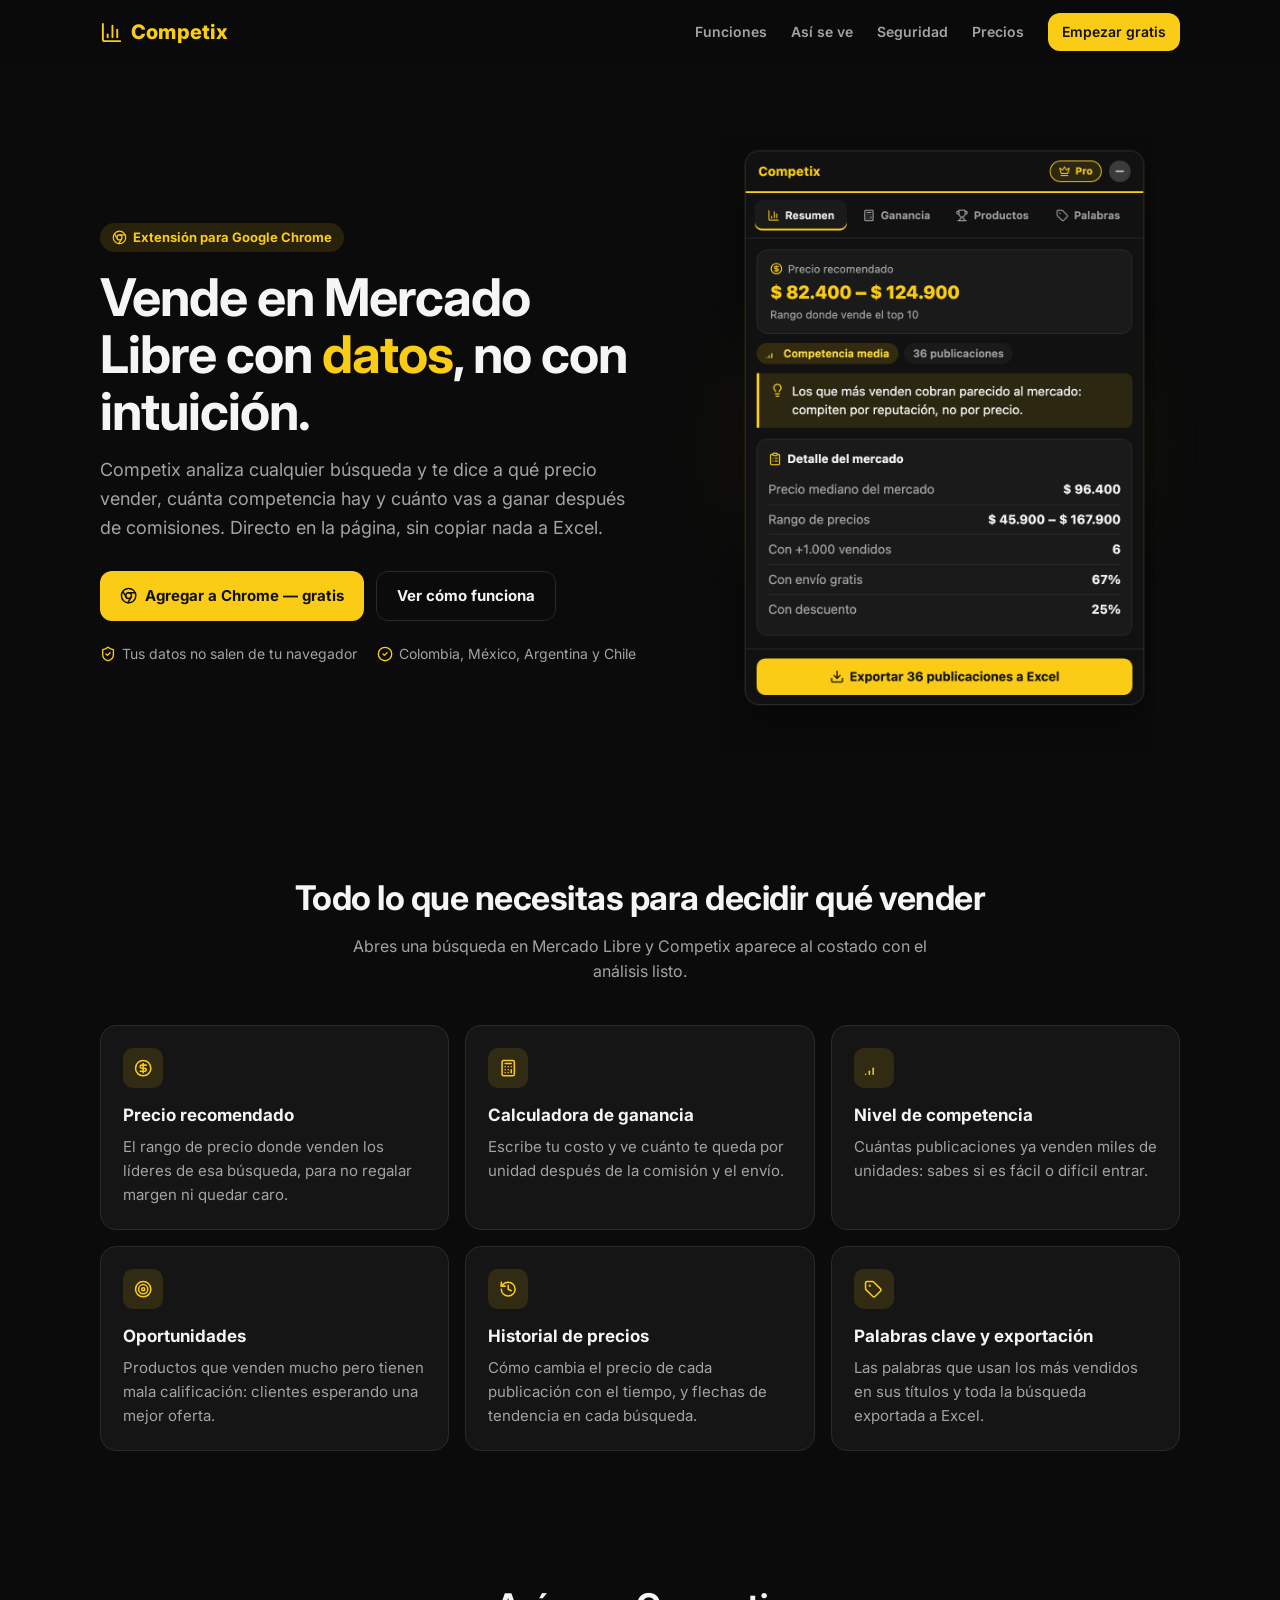
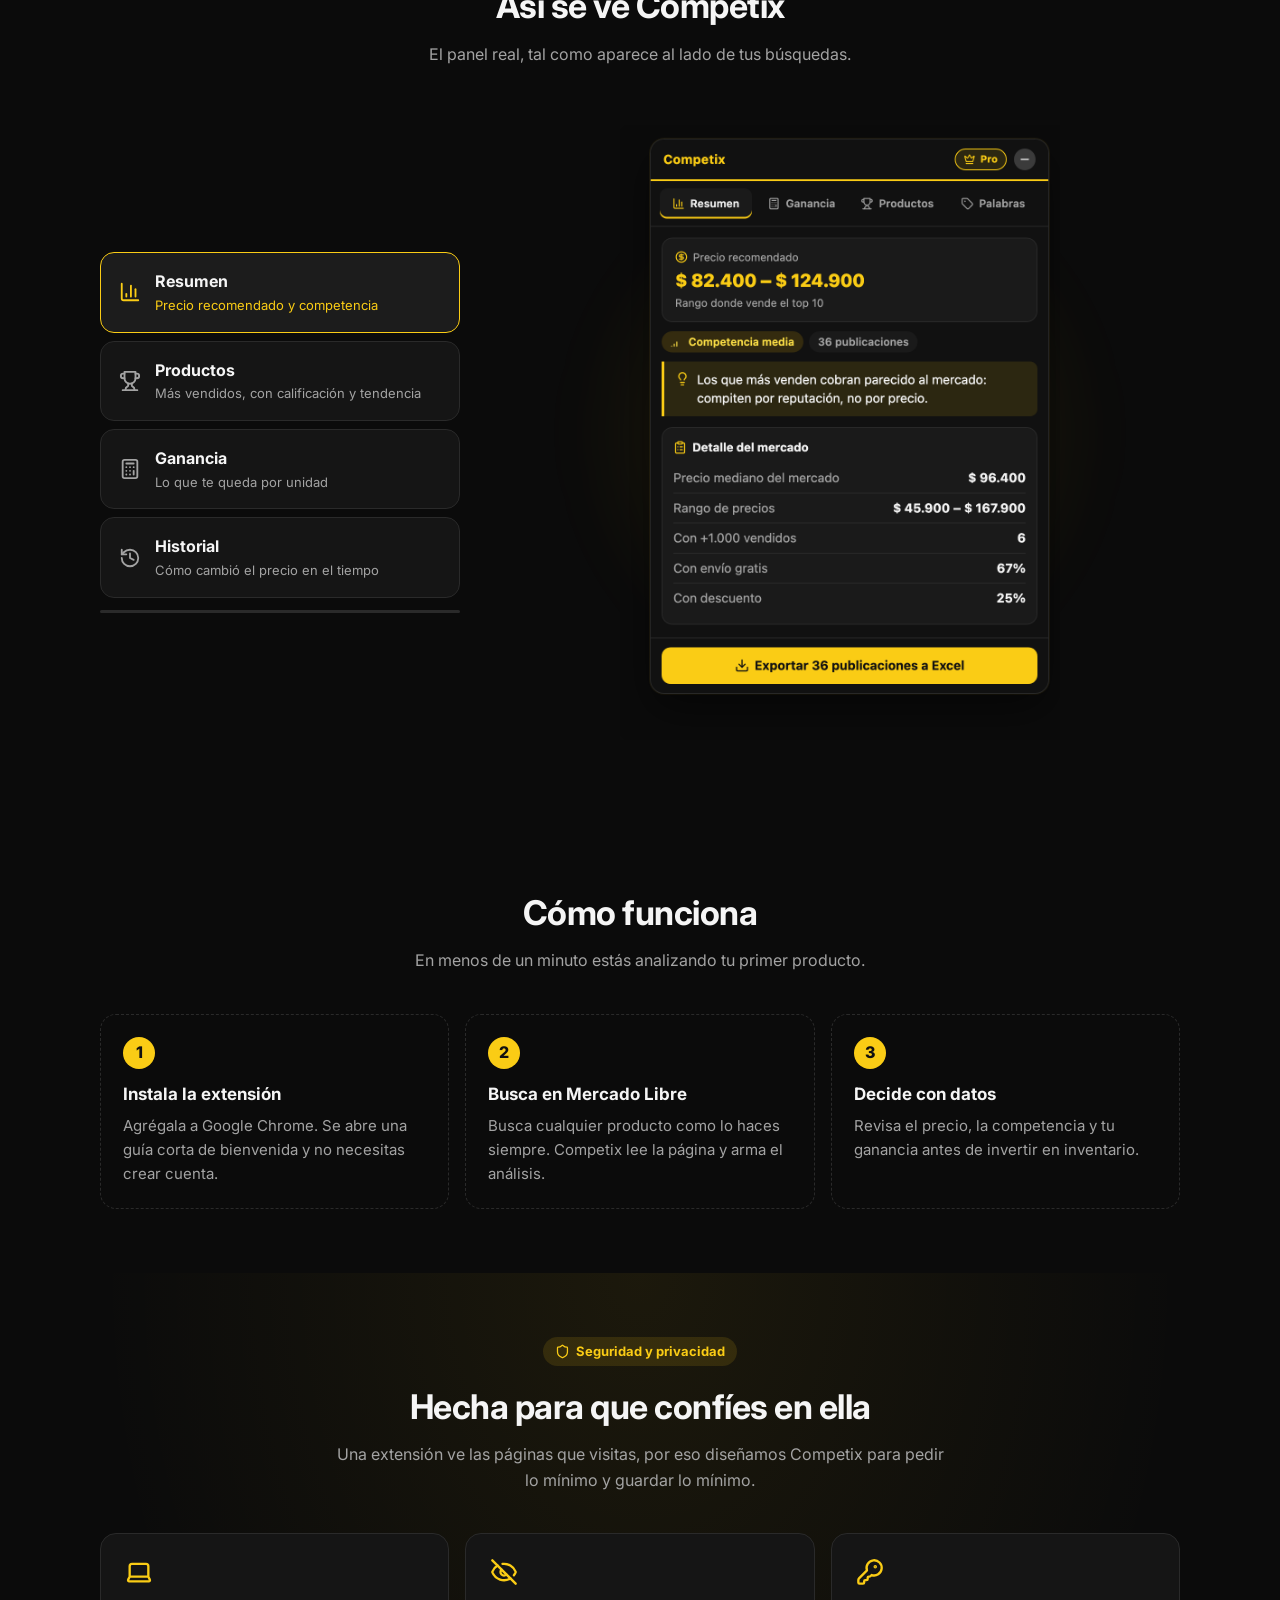
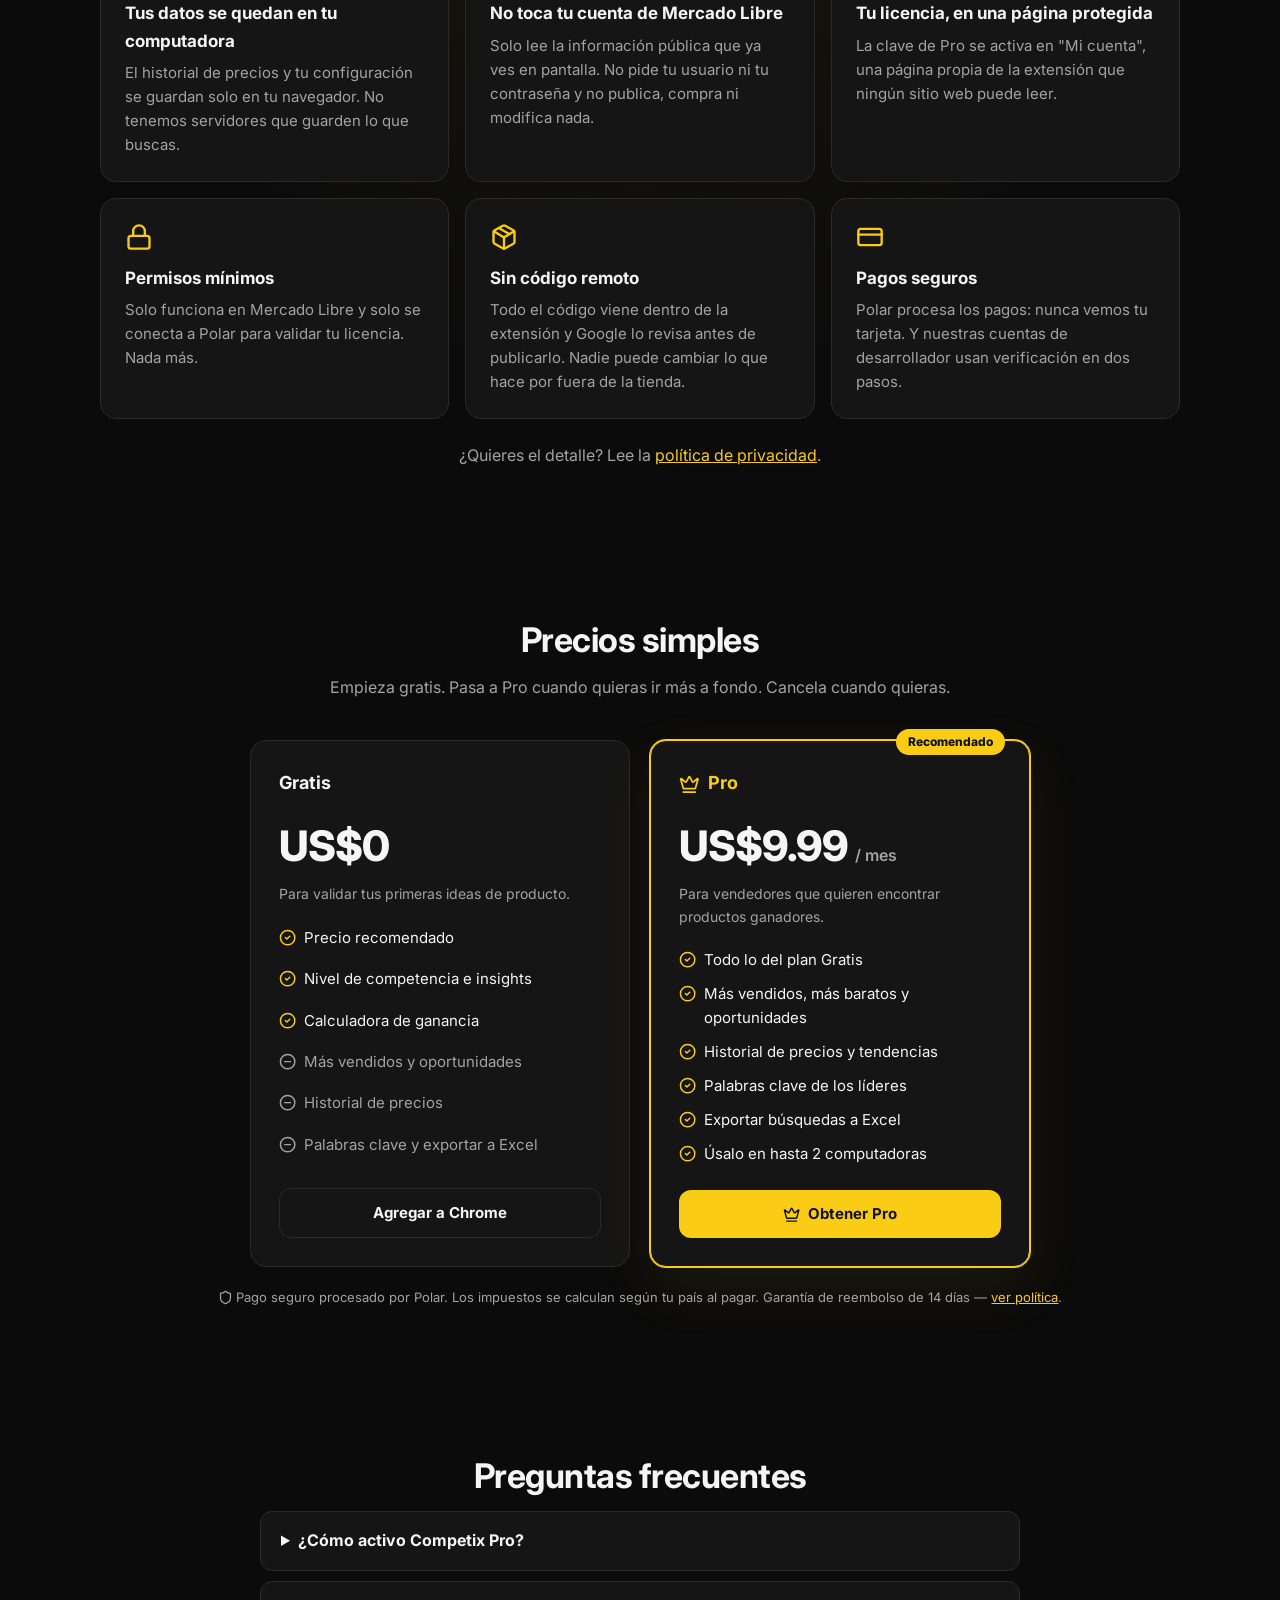
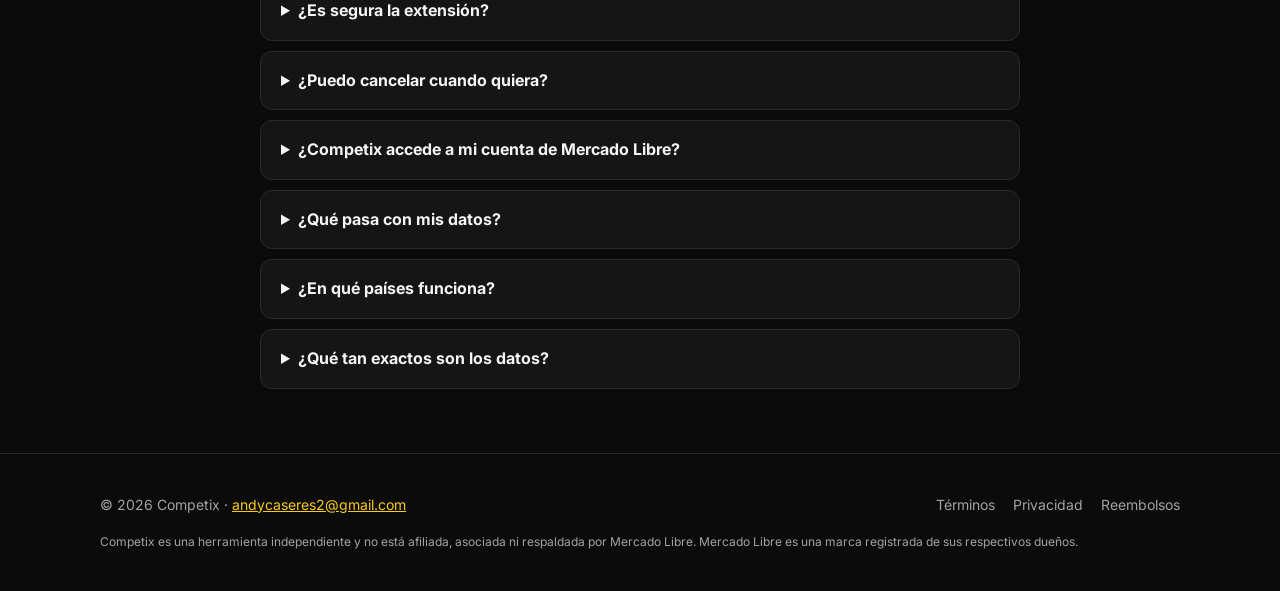
<file: index.html>
<!doctype html>
<html lang="es">
  <head>
    <meta charset="utf-8" />
    <meta name="viewport" content="width=device-width, initial-scale=1" />
    <title>Competix — Análisis de mercado para vendedores de Mercado Libre</title>
    <meta
      name="description"
      content="Extensión de Chrome que te dice a qué precio vender, cuánta competencia hay y cuánto ganas, directo en Mercado Libre."
    />
    <link rel="preconnect" href="https://fonts.googleapis.com" />
    <link rel="preconnect" href="https://fonts.gstatic.com" crossorigin />
    <link href="https://fonts.googleapis.com/css2?family=Inter:wght@400;600;700;800&display=swap" rel="stylesheet" />
    <link rel="stylesheet" href="styles.css" />
    <!-- Marks JS as available, so reveal animations never hide content when scripts fail. -->
    <script>document.documentElement.classList.add("js");</script>
    <script src="script.js" defer></script>
  </head>
  <body>
    <!-- Lucide icons (ISC license), defined once and reused with <use>. -->
    <svg width="0" height="0" style="position: absolute" aria-hidden="true">
      <symbol id="i-chart" viewBox="0 0 24 24"><path d="M3 3v16a2 2 0 0 0 2 2h16" /><path d="M18 17V9" /><path d="M13 17V5" /><path d="M8 17v-3" /></symbol>
      <symbol id="i-calc" viewBox="0 0 24 24"><rect width="16" height="20" x="4" y="2" rx="2" /><line x1="8" x2="16" y1="6" y2="6" /><line x1="16" x2="16" y1="14" y2="18" /><path d="M16 10h.01M12 10h.01M8 10h.01M12 14h.01M8 14h.01M12 18h.01M8 18h.01" /></symbol>
      <symbol id="i-trophy" viewBox="0 0 24 24"><path d="M6 9H4.5a2.5 2.5 0 0 1 0-5H6" /><path d="M18 9h1.5a2.5 2.5 0 0 0 0-5H18" /><path d="M4 22h16" /><path d="M10 14.66V17c0 .55-.47.98-.97 1.21C7.85 18.75 7 20.24 7 22" /><path d="M14 14.66V17c0 .55.47.98.97 1.21C16.15 18.75 17 20.24 17 22" /><path d="M18 2H6v7a6 6 0 0 0 12 0V2Z" /></symbol>
      <symbol id="i-target" viewBox="0 0 24 24"><circle cx="12" cy="12" r="10" /><circle cx="12" cy="12" r="6" /><circle cx="12" cy="12" r="2" /></symbol>
      <symbol id="i-history" viewBox="0 0 24 24"><path d="M3 12a9 9 0 1 0 9-9 9.75 9.75 0 0 0-6.74 2.74L3 8" /><path d="M3 3v5h5" /><path d="M12 7v5l4 2" /></symbol>
      <symbol id="i-tag" viewBox="0 0 24 24"><path d="M12.586 2.586A2 2 0 0 0 11.172 2H4a2 2 0 0 0-2 2v7.172a2 2 0 0 0 .586 1.414l8.704 8.704a2.426 2.426 0 0 0 3.42 0l6.58-6.58a2.426 2.426 0 0 0 0-3.42z" /><circle cx="7.5" cy="7.5" r=".5" fill="currentColor" /></symbol>
      <symbol id="i-dollar" viewBox="0 0 24 24"><circle cx="12" cy="12" r="10" /><path d="M16 8h-6a2 2 0 1 0 0 4h4a2 2 0 1 1 0 4H8" /><path d="M12 18V6" /></symbol>
      <symbol id="i-signal" viewBox="0 0 24 24"><path d="M2 20h.01" /><path d="M7 20v-4" /><path d="M12 20v-8" /></symbol>
      <symbol id="i-check" viewBox="0 0 24 24"><circle cx="12" cy="12" r="10" /><path d="m9 12 2 2 4-4" /></symbol>
      <symbol id="i-minus" viewBox="0 0 24 24"><circle cx="12" cy="12" r="10" /><path d="M8 12h8" /></symbol>
      <symbol id="i-crown" viewBox="0 0 24 24"><path d="M11.562 3.266a.5.5 0 0 1 .876 0L15.39 8.87a1 1 0 0 0 1.516.294L21.183 5.5a.5.5 0 0 1 .798.519l-2.834 10.246a1 1 0 0 1-.956.734H5.81a1 1 0 0 1-.957-.734L2.020 6.02a.5.5 0 0 1 .798-.519l4.276 3.664a1 1 0 0 0 1.516-.294z" /><path d="M5 21h14" /></symbol>
      <symbol id="i-shield" viewBox="0 0 24 24"><path d="M20 13c0 5-3.5 7.5-7.66 8.95a1 1 0 0 1-.67-.01C7.5 20.5 4 18 4 13V6a1 1 0 0 1 1-1c2 0 4.5-1.2 6.24-2.72a1.17 1.17 0 0 1 1.52 0C14.51 3.81 17 5 19 5a1 1 0 0 1 1 1z" /></symbol>
      <symbol id="i-shield-check" viewBox="0 0 24 24"><path d="M20 13c0 5-3.5 7.5-7.66 8.95a1 1 0 0 1-.67-.01C7.5 20.5 4 18 4 13V6a1 1 0 0 1 1-1c2 0 4.5-1.2 6.24-2.72a1.17 1.17 0 0 1 1.52 0C14.51 3.81 17 5 19 5a1 1 0 0 1 1 1z" /><path d="m9 12 2 2 4-4" /></symbol>
      <symbol id="i-laptop" viewBox="0 0 24 24"><path d="M20 16V7a2 2 0 0 0-2-2H6a2 2 0 0 0-2 2v9m16 0H4m16 0 1.28 2.55a1 1 0 0 1-.9 1.45H3.62a1 1 0 0 1-.9-1.45L4 16" /></symbol>
      <symbol id="i-eye-off" viewBox="0 0 24 24"><path d="M10.733 5.076a10.744 10.744 0 0 1 11.205 6.575 1 1 0 0 1 0 .696 10.747 10.747 0 0 1-1.444 2.49" /><path d="M14.084 14.158a3 3 0 0 1-4.242-4.242" /><path d="M17.479 17.499a10.75 10.75 0 0 1-15.417-5.151 1 1 0 0 1 0-.696 10.75 10.75 0 0 1 4.446-5.143" /><path d="m2 2 20 20" /></symbol>
      <symbol id="i-key" viewBox="0 0 24 24"><path d="M2.586 17.414A2 2 0 0 0 2 18.828V21a1 1 0 0 0 1 1h3a1 1 0 0 0 1-1v-1a1 1 0 0 1 1-1h1a1 1 0 0 0 1-1v-1a1 1 0 0 1 1-1h.172a2 2 0 0 0 1.414-.586l.814-.814a6.5 6.5 0 1 0-4-4z" /><circle cx="16.5" cy="7.5" r=".5" fill="currentColor" /></symbol>
      <symbol id="i-lock" viewBox="0 0 24 24"><rect width="18" height="11" x="3" y="11" rx="2" ry="2" /><path d="M7 11V7a5 5 0 0 1 10 0v4" /></symbol>
      <symbol id="i-package" viewBox="0 0 24 24"><path d="M11 21.73a2 2 0 0 0 2 0l7-4A2 2 0 0 0 21 16V8a2 2 0 0 0-1-1.73l-7-4a2 2 0 0 0-2 0l-7 4A2 2 0 0 0 3 8v8a2 2 0 0 0 1 1.73z" /><path d="M12 22V12" /><path d="m3.3 7 7.703 4.734a2 2 0 0 0 1.994 0L20.7 7" /><path d="m7.5 4.27 9 5.15" /></symbol>
      <symbol id="i-card" viewBox="0 0 24 24"><rect width="20" height="14" x="2" y="5" rx="2" /><line x1="2" x2="22" y1="10" y2="10" /></symbol>
      <symbol id="i-chrome" viewBox="0 0 24 24"><circle cx="12" cy="12" r="10" /><circle cx="12" cy="12" r="4" /><line x1="21.17" x2="12" y1="8" y2="8" /><line x1="3.95" x2="8.54" y1="6.06" y2="14" /><line x1="10.88" x2="15.46" y1="21.94" y2="14" /></symbol>
    </svg>

    <header class="site-header" id="site-header">
      <div class="container">
        <a class="brand" href="./">
          <svg class="icon"><use href="#i-chart" /></svg>
          Competix
        </a>
        <nav class="nav">
          <a href="#funciones">Funciones</a>
          <a href="#asi-se-ve">Así se ve</a>
          <a href="#seguridad">Seguridad</a>
          <a href="#precios">Precios</a>
          <a class="btn btn-gold" href="https://chromewebstore.google.com/detail/competix/gejdjnmphahobcckghlkphlnelldnekc" target="_blank" rel="noopener noreferrer">Empezar gratis</a>
        </nav>
      </div>
    </header>

    <main>
      <section class="hero">
        <div class="container">
          <div class="hero-copy">
            <span class="eyebrow">
              <svg class="icon"><use href="#i-chrome" /></svg>
              Extensión para Google Chrome
            </span>
            <h1>Vende en Mercado Libre con <em>datos</em>, no con intuición.</h1>
            <p class="lead">
              Competix analiza cualquier búsqueda y te dice a qué precio vender, cuánta competencia hay y cuánto vas
              a ganar después de comisiones. Directo en la página, sin copiar nada a Excel.
            </p>
            <div class="hero-actions">
              <a class="btn btn-gold btn-shine" href="https://chromewebstore.google.com/detail/competix/gejdjnmphahobcckghlkphlnelldnekc" target="_blank" rel="noopener noreferrer">
                <svg class="icon"><use href="#i-chrome" /></svg>
                Agregar a Chrome — gratis
              </a>
              <a class="btn btn-outline" href="#asi-se-ve">Ver cómo funciona</a>
            </div>
            <ul class="hero-trust">
              <li><svg class="icon"><use href="#i-shield-check" /></svg>Tus datos no salen de tu navegador</li>
              <li><svg class="icon"><use href="#i-check" /></svg>Colombia, México, Argentina y Chile</li>
            </ul>
          </div>

          <div class="hero-visual">
            <div class="glow" aria-hidden="true"></div>
            <img
              class="float"
              src="assets/panel-resumen.png"
              width="487"
              height="680"
              alt="Panel de Competix mostrando el precio recomendado, el nivel de competencia y el detalle del mercado"
            />
          </div>
        </div>
      </section>

      <section id="funciones">
        <div class="container">
          <h2 class="section-title reveal">Todo lo que necesitas para decidir qué vender</h2>
          <p class="section-lead reveal">Abres una búsqueda en Mercado Libre y Competix aparece al costado con el análisis listo.</p>
          <div class="features">
            <article class="feature reveal" style="--d: 0">
              <div class="feature-icon"><svg class="icon"><use href="#i-dollar" /></svg></div>
              <h3>Precio recomendado</h3>
              <p>El rango de precio donde venden los líderes de esa búsqueda, para no regalar margen ni quedar caro.</p>
            </article>
            <article class="feature reveal" style="--d: 1">
              <div class="feature-icon"><svg class="icon"><use href="#i-calc" /></svg></div>
              <h3>Calculadora de ganancia</h3>
              <p>Escribe tu costo y ve cuánto te queda por unidad después de la comisión y el envío.</p>
            </article>
            <article class="feature reveal" style="--d: 2">
              <div class="feature-icon"><svg class="icon"><use href="#i-signal" /></svg></div>
              <h3>Nivel de competencia</h3>
              <p>Cuántas publicaciones ya venden miles de unidades: sabes si es fácil o difícil entrar.</p>
            </article>
            <article class="feature reveal" style="--d: 0">
              <div class="feature-icon"><svg class="icon"><use href="#i-target" /></svg></div>
              <h3>Oportunidades</h3>
              <p>Productos que venden mucho pero tienen mala calificación: clientes esperando una mejor oferta.</p>
            </article>
            <article class="feature reveal" style="--d: 1">
              <div class="feature-icon"><svg class="icon"><use href="#i-history" /></svg></div>
              <h3>Historial de precios</h3>
              <p>Cómo cambia el precio de cada publicación con el tiempo, y flechas de tendencia en cada búsqueda.</p>
            </article>
            <article class="feature reveal" style="--d: 2">
              <div class="feature-icon"><svg class="icon"><use href="#i-tag" /></svg></div>
              <h3>Palabras clave y exportación</h3>
              <p>Las palabras que usan los más vendidos en sus títulos y toda la búsqueda exportada a Excel.</p>
            </article>
          </div>
        </div>
      </section>

      <section id="asi-se-ve" class="showcase-section">
        <div class="container">
          <h2 class="section-title reveal">Así se ve Competix</h2>
          <p class="section-lead reveal">El panel real, tal como aparece al lado de tus búsquedas.</p>

          <div class="showcase reveal" data-showcase>
            <div class="showcase-tabs" role="tablist" aria-label="Pantallas de Competix">
              <button class="showcase-tab is-active" role="tab" aria-selected="true" data-index="0">
                <svg class="icon"><use href="#i-chart" /></svg>
                <span><strong>Resumen</strong><small>Precio recomendado y competencia</small></span>
              </button>
              <button class="showcase-tab" role="tab" aria-selected="false" data-index="1">
                <svg class="icon"><use href="#i-trophy" /></svg>
                <span><strong>Productos</strong><small>Más vendidos, con calificación y tendencia</small></span>
              </button>
              <button class="showcase-tab" role="tab" aria-selected="false" data-index="2">
                <svg class="icon"><use href="#i-calc" /></svg>
                <span><strong>Ganancia</strong><small>Lo que te queda por unidad</small></span>
              </button>
              <button class="showcase-tab" role="tab" aria-selected="false" data-index="3">
                <svg class="icon"><use href="#i-history" /></svg>
                <span><strong>Historial</strong><small>Cómo cambió el precio en el tiempo</small></span>
              </button>
              <div class="showcase-progress" aria-hidden="true"><span></span></div>
            </div>

            <div class="showcase-stage">
              <div class="glow glow--soft" aria-hidden="true"></div>
              <img class="showcase-img is-active" src="assets/panel-resumen.png" width="487" height="680" alt="Pestaña Resumen: precio recomendado, competencia e insight de precio" />
              <img class="showcase-img" src="assets/panel-productos.png" width="487" height="605" alt="Pestaña Productos: los más vendidos con calificación y tendencia de precio" loading="lazy" />
              <img class="showcase-img" src="assets/panel-ganancia.png" width="487" height="529" alt="Pestaña Ganancia: calculadora con la ganancia por unidad" loading="lazy" />
              <img class="showcase-img" src="assets/panel-historial.png" width="487" height="720" alt="Pestaña Historial: gráfico del precio de una publicación en los últimos 30 días" loading="lazy" />
            </div>
          </div>
        </div>
      </section>

      <section id="como-funciona">
        <div class="container">
          <h2 class="section-title reveal">Cómo funciona</h2>
          <p class="section-lead reveal">En menos de un minuto estás analizando tu primer producto.</p>
          <div class="steps">
            <div class="step reveal" style="--d: 0">
              <h3>Instala la extensión</h3>
              <p>Agrégala a Google Chrome. Se abre una guía corta de bienvenida y no necesitas crear cuenta.</p>
            </div>
            <div class="step reveal" style="--d: 1">
              <h3>Busca en Mercado Libre</h3>
              <p>Busca cualquier producto como lo haces siempre. Competix lee la página y arma el análisis.</p>
            </div>
            <div class="step reveal" style="--d: 2">
              <h3>Decide con datos</h3>
              <p>Revisa el precio, la competencia y tu ganancia antes de invertir en inventario.</p>
            </div>
          </div>
        </div>
      </section>

      <section id="seguridad" class="security-section">
        <div class="container">
          <span class="eyebrow eyebrow--center reveal"><svg class="icon"><use href="#i-shield" /></svg>Seguridad y privacidad</span>
          <h2 class="section-title reveal">Hecha para que confíes en ella</h2>
          <p class="section-lead reveal">
            Una extensión ve las páginas que visitas, por eso diseñamos Competix para pedir lo mínimo y guardar lo mínimo.
          </p>
          <div class="security-grid">
            <article class="security-card reveal" style="--d: 0">
              <svg class="icon"><use href="#i-laptop" /></svg>
              <h3>Tus datos se quedan en tu computadora</h3>
              <p>El historial de precios y tu configuración se guardan solo en tu navegador. No tenemos servidores que guarden lo que buscas.</p>
            </article>
            <article class="security-card reveal" style="--d: 1">
              <svg class="icon"><use href="#i-eye-off" /></svg>
              <h3>No toca tu cuenta de Mercado Libre</h3>
              <p>Solo lee la información pública que ya ves en pantalla. No pide tu usuario ni tu contraseña y no publica, compra ni modifica nada.</p>
            </article>
            <article class="security-card reveal" style="--d: 2">
              <svg class="icon"><use href="#i-key" /></svg>
              <h3>Tu licencia, en una página protegida</h3>
              <p>La clave de Pro se activa en "Mi cuenta", una página propia de la extensión que ningún sitio web puede leer.</p>
            </article>
            <article class="security-card reveal" style="--d: 0">
              <svg class="icon"><use href="#i-lock" /></svg>
              <h3>Permisos mínimos</h3>
              <p>Solo funciona en Mercado Libre y solo se conecta a Polar para validar tu licencia. Nada más.</p>
            </article>
            <article class="security-card reveal" style="--d: 1">
              <svg class="icon"><use href="#i-package" /></svg>
              <h3>Sin código remoto</h3>
              <p>Todo el código viene dentro de la extensión y Google lo revisa antes de publicarlo. Nadie puede cambiar lo que hace por fuera de la tienda.</p>
            </article>
            <article class="security-card reveal" style="--d: 2">
              <svg class="icon"><use href="#i-card" /></svg>
              <h3>Pagos seguros</h3>
              <p>Polar procesa los pagos: nunca vemos tu tarjeta. Y nuestras cuentas de desarrollador usan verificación en dos pasos.</p>
            </article>
          </div>
          <p class="security-note reveal">
            ¿Quieres el detalle? Lee la <a href="privacidad.html">política de privacidad</a>.
          </p>
        </div>
      </section>

      <section id="precios">
        <div class="container">
          <h2 class="section-title reveal">Precios simples</h2>
          <p class="section-lead reveal">Empieza gratis. Pasa a Pro cuando quieras ir más a fondo. Cancela cuando quieras.</p>
          <div class="pricing">
            <div class="plan reveal" style="--d: 0">
              <h3 class="plan-name">Gratis</h3>
              <p class="price">US$0</p>
              <p class="plan-desc">Para validar tus primeras ideas de producto.</p>
              <ul>
                <li><svg class="icon"><use href="#i-check" /></svg>Precio recomendado</li>
                <li><svg class="icon"><use href="#i-check" /></svg>Nivel de competencia e insights</li>
                <li><svg class="icon"><use href="#i-check" /></svg>Calculadora de ganancia</li>
                <li class="off"><svg class="icon"><use href="#i-minus" /></svg>Más vendidos y oportunidades</li>
                <li class="off"><svg class="icon"><use href="#i-minus" /></svg>Historial de precios</li>
                <li class="off"><svg class="icon"><use href="#i-minus" /></svg>Palabras clave y exportar a Excel</li>
              </ul>
              <a class="btn btn-outline" href="https://chromewebstore.google.com/detail/competix/gejdjnmphahobcckghlkphlnelldnekc" target="_blank" rel="noopener noreferrer">Agregar a Chrome</a>
            </div>

            <div class="plan plan-pro reveal" style="--d: 1">
              <span class="plan-tag">Recomendado</span>
              <h3 class="plan-name"><svg class="icon"><use href="#i-crown" /></svg>Pro</h3>
              <p class="price">US$9.99 <small>/ mes</small></p>
              <p class="plan-desc">Para vendedores que quieren encontrar productos ganadores.</p>
              <ul>
                <li><svg class="icon"><use href="#i-check" /></svg>Todo lo del plan Gratis</li>
                <li><svg class="icon"><use href="#i-check" /></svg>Más vendidos, más baratos y oportunidades</li>
                <li><svg class="icon"><use href="#i-check" /></svg>Historial de precios y tendencias</li>
                <li><svg class="icon"><use href="#i-check" /></svg>Palabras clave de los líderes</li>
                <li><svg class="icon"><use href="#i-check" /></svg>Exportar búsquedas a Excel</li>
                <li><svg class="icon"><use href="#i-check" /></svg>Úsalo en hasta 2 computadoras</li>
              </ul>
              <a
                class="btn btn-gold btn-shine"
                href="https://buy.polar.sh/polar_cl_fJHK9iV1IUFznsx0j8WFrJSBe0oTxgyaICc3H3x0QLD"
                target="_blank"
                rel="noopener noreferrer"
              >
                <svg class="icon"><use href="#i-crown" /></svg>
                Obtener Pro
              </a>
            </div>
          </div>
          <p class="pricing-note reveal">
            <svg class="icon" style="display: inline; vertical-align: -3px"><use href="#i-shield" /></svg>
            Pago seguro procesado por Polar. Los impuestos se calculan según tu país al pagar.
            Garantía de reembolso de 14 días — <a href="reembolsos.html">ver política</a>.
          </p>
        </div>
      </section>

      <section id="faq">
        <div class="container">
          <h2 class="section-title reveal">Preguntas frecuentes</h2>
          <div class="faq reveal">
            <details>
              <summary>¿Cómo activo Competix Pro?</summary>
              <p>
                Después de pagar recibes una clave de licencia por correo. Toca el ícono de Competix en la barra de
                Chrome (o el botón "Ya tengo una clave" del panel), pega la clave en "Mi cuenta" y toca "Activar".
              </p>
            </details>
            <details>
              <summary>¿Es segura la extensión?</summary>
              <p>
                Sí. Competix solo funciona en Mercado Libre, no tiene acceso a tu cuenta ni a tus contraseñas, guarda tus
                datos solo en tu navegador y todo su código pasa por la revisión de Google. Mira la sección
                <a href="#seguridad">Seguridad y privacidad</a>.
              </p>
            </details>
            <details>
              <summary>¿Puedo cancelar cuando quiera?</summary>
              <p>
                Sí. Cancelas desde el enlace del correo de compra y mantienes Pro hasta el final del periodo que ya
                pagaste. No hay permanencia mínima.
              </p>
            </details>
            <details>
              <summary>¿Competix accede a mi cuenta de Mercado Libre?</summary>
              <p>
                No. Competix solo lee la información pública que ya ves en pantalla. No pide tu usuario ni tu
                contraseña y no publica ni modifica nada en tu cuenta.
              </p>
            </details>
            <details>
              <summary>¿Qué pasa con mis datos?</summary>
              <p>
                El historial de precios y tu configuración se guardan solo en tu navegador. No tenemos servidores que
                guarden lo que buscas. Lee la <a href="privacidad.html">política de privacidad</a>.
              </p>
            </details>
            <details>
              <summary>¿En qué países funciona?</summary>
              <p>En Mercado Libre Colombia, México, Argentina y Chile, en Google Chrome para computadora.</p>
            </details>
            <details>
              <summary>¿Qué tan exactos son los datos?</summary>
              <p>
                Competix calcula a partir de lo que muestra Mercado Libre. Por ejemplo, Mercado Libre redondea las
                ventas ("+100 vendidos"), así que algunos números son aproximados. Úsalos como guía para decidir.
              </p>
            </details>
          </div>
        </div>
      </section>
    </main>

    <footer class="site-footer">
      <div class="container">
        <span>© 2026 Competix · <a href="mailto:andycaseres2@gmail.com">andycaseres2@gmail.com</a></span>
        <nav class="footer-links">
          <a href="terminos.html">Términos</a>
          <a href="privacidad.html">Privacidad</a>
          <a href="reembolsos.html">Reembolsos</a>
        </nav>
        <p class="disclaimer">
          Competix es una herramienta independiente y no está afiliada, asociada ni respaldada por Mercado Libre.
          Mercado Libre es una marca registrada de sus respectivos dueños.
        </p>
      </div>
    </footer>
  </body>
</html>
</file>
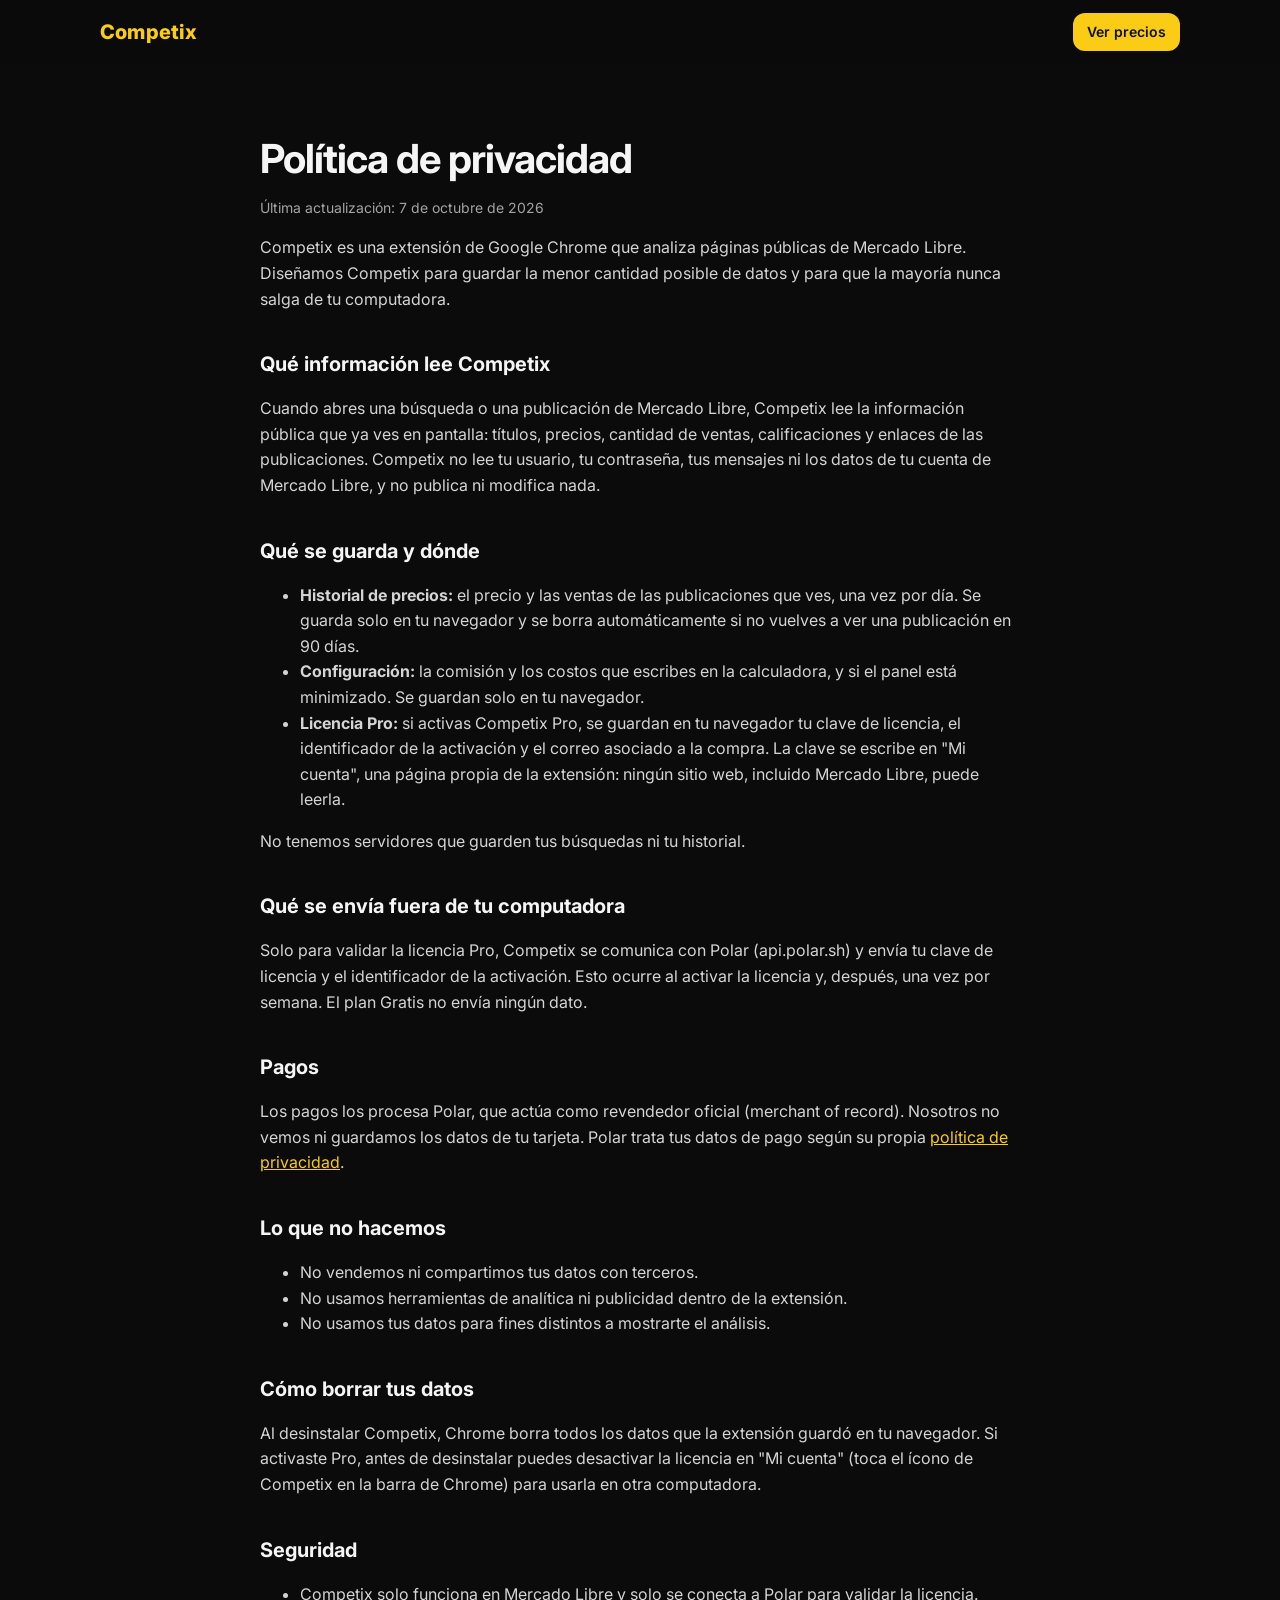
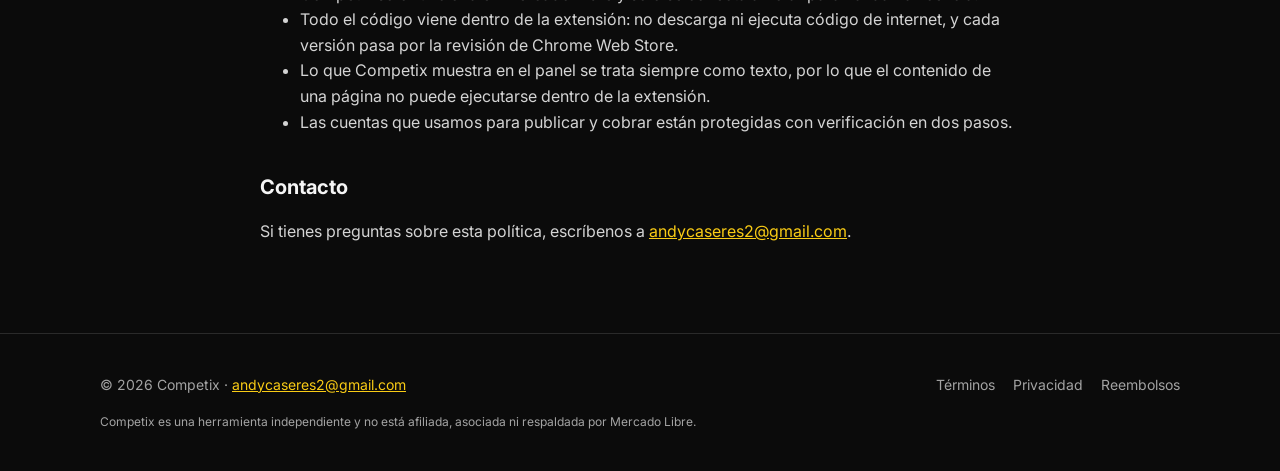
<file: privacidad.html>
<!doctype html>
<html lang="es">
  <head>
    <meta charset="utf-8" />
    <meta name="viewport" content="width=device-width, initial-scale=1" />
    <title>Política de privacidad — Competix</title>
    <link rel="preconnect" href="https://fonts.googleapis.com" />
    <link rel="preconnect" href="https://fonts.gstatic.com" crossorigin />
    <link href="https://fonts.googleapis.com/css2?family=Inter:wght@400;600;700;800&display=swap" rel="stylesheet" />
    <link rel="stylesheet" href="styles.css" />
  </head>
  <body>
    <header class="site-header">
      <div class="container">
        <a class="brand" href="./">Competix</a>
        <nav class="nav"><a class="btn btn-gold" href="./#precios">Ver precios</a></nav>
      </div>
    </header>
    <main class="container legal">
      <h1>Política de privacidad</h1>
      <p class="updated">Última actualización: 7 de octubre de 2026</p>

      <p>Competix es una extensión de Google Chrome que analiza páginas públicas de Mercado Libre. Diseñamos Competix
      para guardar la menor cantidad posible de datos y para que la mayoría nunca salga de tu computadora.</p>

      <h2>Qué información lee Competix</h2>
      <p>Cuando abres una búsqueda o una publicación de Mercado Libre, Competix lee la información pública que ya ves
      en pantalla: títulos, precios, cantidad de ventas, calificaciones y enlaces de las publicaciones. Competix no lee
      tu usuario, tu contraseña, tus mensajes ni los datos de tu cuenta de Mercado Libre, y no publica ni modifica nada.</p>

      <h2>Qué se guarda y dónde</h2>
      <ul>
        <li><strong>Historial de precios:</strong> el precio y las ventas de las publicaciones que ves, una vez por día.
        Se guarda solo en tu navegador y se borra automáticamente si no vuelves a ver una publicación en 90 días.</li>
        <li><strong>Configuración:</strong> la comisión y los costos que escribes en la calculadora, y si el panel está
        minimizado. Se guardan solo en tu navegador.</li>
        <li><strong>Licencia Pro:</strong> si activas Competix Pro, se guardan en tu navegador tu clave de licencia, el
        identificador de la activación y el correo asociado a la compra. La clave se escribe en "Mi cuenta", una página
        propia de la extensión: ningún sitio web, incluido Mercado Libre, puede leerla.</li>
      </ul>
      <p>No tenemos servidores que guarden tus búsquedas ni tu historial.</p>

      <h2>Qué se envía fuera de tu computadora</h2>
      <p>Solo para validar la licencia Pro, Competix se comunica con Polar (api.polar.sh) y envía tu
      clave de licencia y el identificador de la activación. Esto ocurre al activar la licencia y, después, una vez por
      semana. El plan Gratis no envía ningún dato.</p>

      <h2>Pagos</h2>
      <p>Los pagos los procesa Polar, que actúa como revendedor oficial (merchant of record). Nosotros no vemos
      ni guardamos los datos de tu tarjeta. Polar trata tus datos de pago según su propia
      <a href="https://polar.sh/legal/privacy-policy" target="_blank" rel="noopener noreferrer">política de privacidad</a>.</p>

      <h2>Lo que no hacemos</h2>
      <ul>
        <li>No vendemos ni compartimos tus datos con terceros.</li>
        <li>No usamos herramientas de analítica ni publicidad dentro de la extensión.</li>
        <li>No usamos tus datos para fines distintos a mostrarte el análisis.</li>
      </ul>

      <h2>Cómo borrar tus datos</h2>
      <p>Al desinstalar Competix, Chrome borra todos los datos que la extensión guardó en tu navegador. Si activaste Pro,
      antes de desinstalar puedes desactivar la licencia en "Mi cuenta" (toca el ícono de Competix en la barra de Chrome)
      para usarla en otra computadora.</p>

      <h2>Seguridad</h2>
      <ul>
        <li>Competix solo funciona en Mercado Libre y solo se conecta a Polar para validar la licencia.</li>
        <li>Todo el código viene dentro de la extensión: no descarga ni ejecuta código de internet, y cada versión pasa
        por la revisión de Chrome Web Store.</li>
        <li>Lo que Competix muestra en el panel se trata siempre como texto, por lo que el contenido de una página no
        puede ejecutarse dentro de la extensión.</li>
        <li>Las cuentas que usamos para publicar y cobrar están protegidas con verificación en dos pasos.</li>
      </ul>

      <h2>Contacto</h2>
      <p>Si tienes preguntas sobre esta política, escríbenos a <a href="mailto:andycaseres2@gmail.com">andycaseres2@gmail.com</a>.</p>
    </main>
    <footer class="site-footer">
      <div class="container">
        <span>© 2026 Competix · <a href="mailto:andycaseres2@gmail.com">andycaseres2@gmail.com</a></span>
        <nav class="footer-links">
          <a href="terminos.html">Términos</a>
          <a href="privacidad.html">Privacidad</a>
          <a href="reembolsos.html">Reembolsos</a>
        </nav>
        <p class="disclaimer">
          Competix es una herramienta independiente y no está afiliada, asociada ni respaldada por Mercado Libre.
        </p>
      </div>
    </footer>
  </body>
</html>
</file>
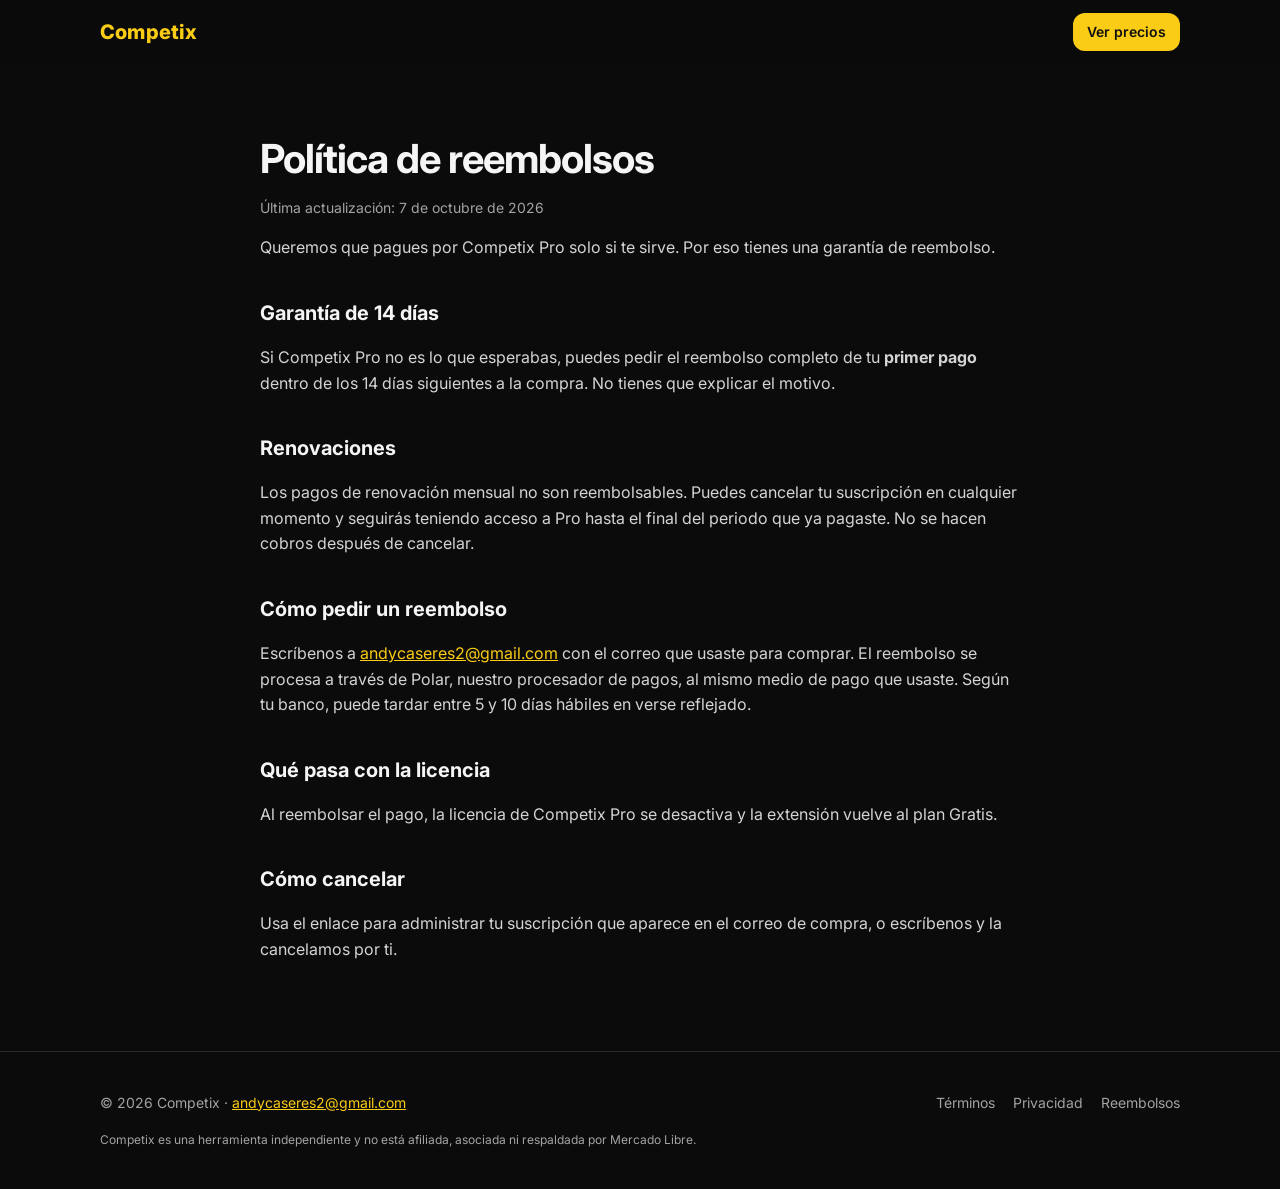
<file: reembolsos.html>
<!doctype html>
<html lang="es">
  <head>
    <meta charset="utf-8" />
    <meta name="viewport" content="width=device-width, initial-scale=1" />
    <title>Política de reembolsos — Competix</title>
    <link rel="preconnect" href="https://fonts.googleapis.com" />
    <link rel="preconnect" href="https://fonts.gstatic.com" crossorigin />
    <link href="https://fonts.googleapis.com/css2?family=Inter:wght@400;600;700;800&display=swap" rel="stylesheet" />
    <link rel="stylesheet" href="styles.css" />
  </head>
  <body>
    <header class="site-header">
      <div class="container">
        <a class="brand" href="./">Competix</a>
        <nav class="nav"><a class="btn btn-gold" href="./#precios">Ver precios</a></nav>
      </div>
    </header>
    <main class="container legal">
      <h1>Política de reembolsos</h1>
      <p class="updated">Última actualización: 7 de octubre de 2026</p>

      <p>Queremos que pagues por Competix Pro solo si te sirve. Por eso tienes una garantía de reembolso.</p>

      <h2>Garantía de 14 días</h2>
      <p>Si Competix Pro no es lo que esperabas, puedes pedir el reembolso completo de tu <strong>primer pago</strong>
      dentro de los 14 días siguientes a la compra. No tienes que explicar el motivo.</p>

      <h2>Renovaciones</h2>
      <p>Los pagos de renovación mensual no son reembolsables. Puedes cancelar tu suscripción en cualquier momento y
      seguirás teniendo acceso a Pro hasta el final del periodo que ya pagaste. No se hacen cobros después de cancelar.</p>

      <h2>Cómo pedir un reembolso</h2>
      <p>Escríbenos a <a href="mailto:andycaseres2@gmail.com">andycaseres2@gmail.com</a> con el correo que usaste para comprar.
      El reembolso se procesa a través de Polar, nuestro procesador de pagos, al mismo medio de pago que usaste.
      Según tu banco, puede tardar entre 5 y 10 días hábiles en verse reflejado.</p>

      <h2>Qué pasa con la licencia</h2>
      <p>Al reembolsar el pago, la licencia de Competix Pro se desactiva y la extensión vuelve al plan Gratis.</p>

      <h2>Cómo cancelar</h2>
      <p>Usa el enlace para administrar tu suscripción que aparece en el correo de compra, o escríbenos y la cancelamos
      por ti.</p>
    </main>
    <footer class="site-footer">
      <div class="container">
        <span>© 2026 Competix · <a href="mailto:andycaseres2@gmail.com">andycaseres2@gmail.com</a></span>
        <nav class="footer-links">
          <a href="terminos.html">Términos</a>
          <a href="privacidad.html">Privacidad</a>
          <a href="reembolsos.html">Reembolsos</a>
        </nav>
        <p class="disclaimer">
          Competix es una herramienta independiente y no está afiliada, asociada ni respaldada por Mercado Libre.
        </p>
      </div>
    </footer>
  </body>
</html>
</file>
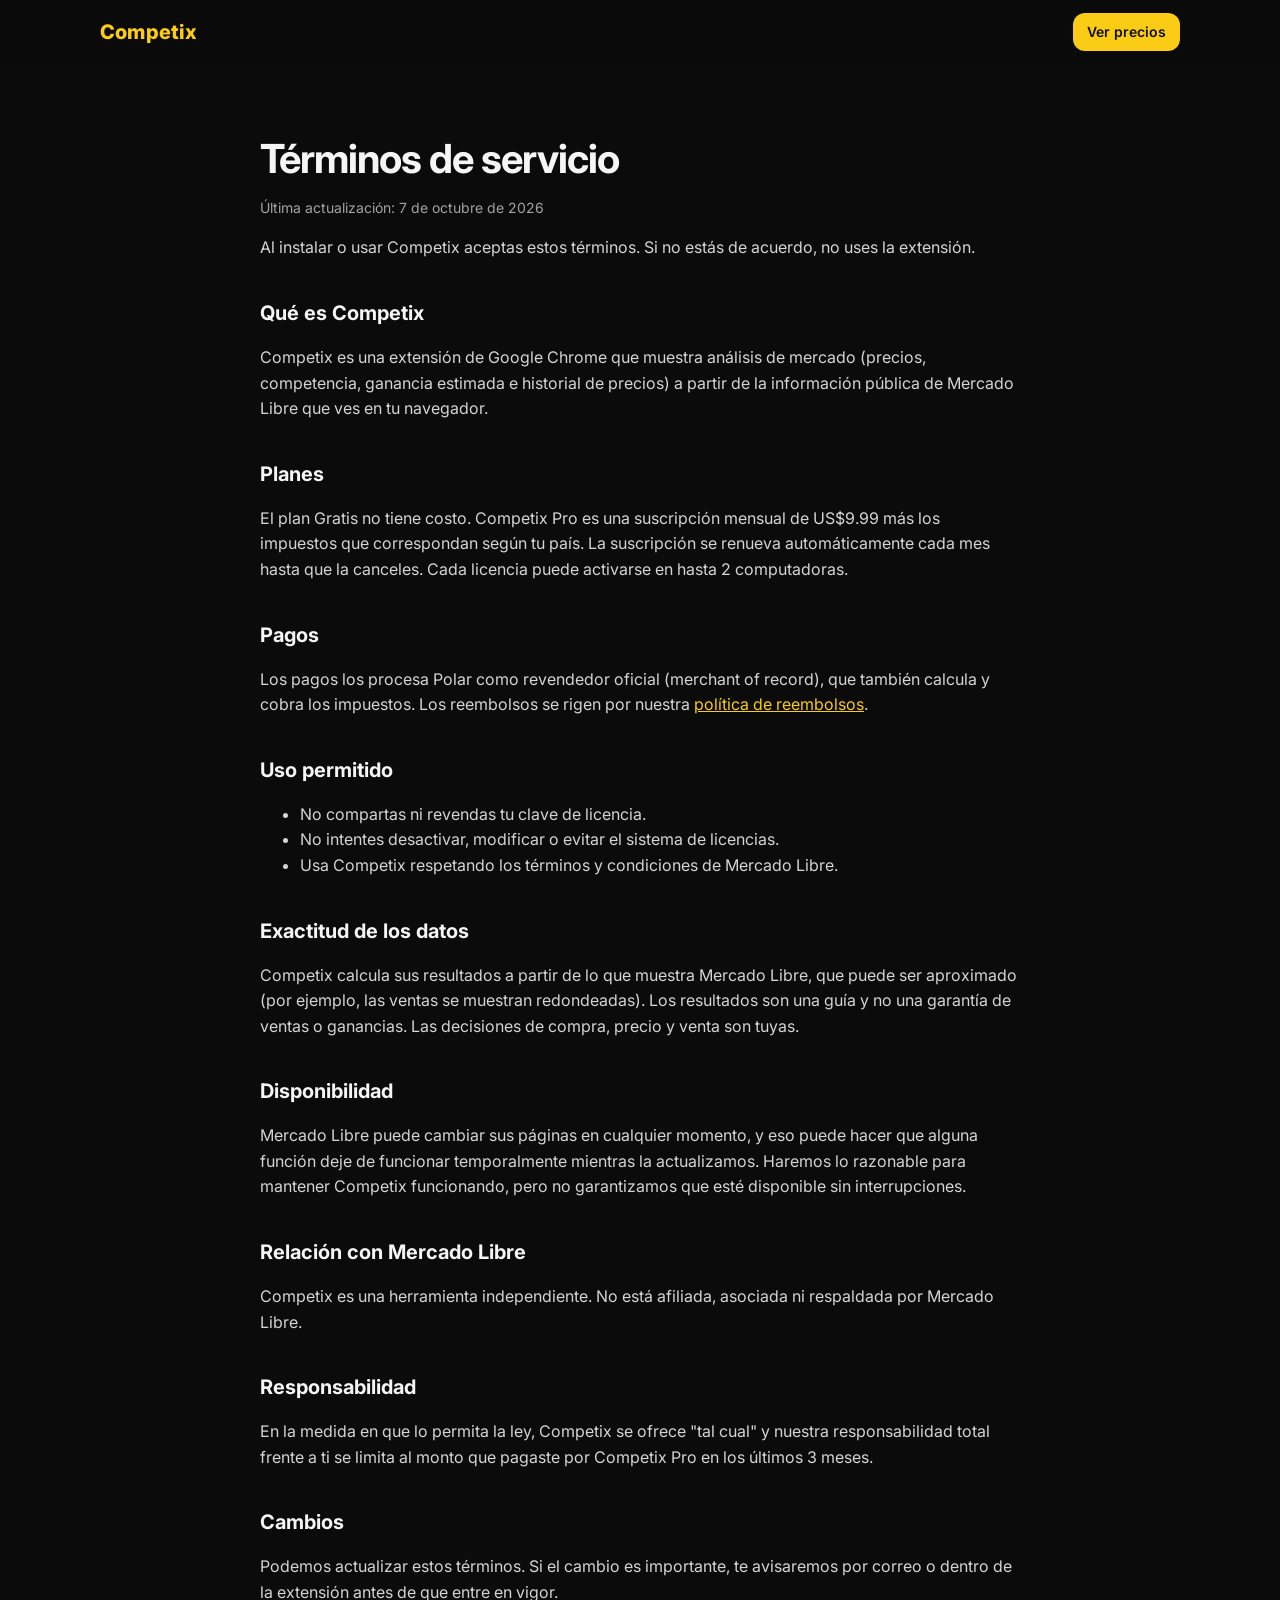
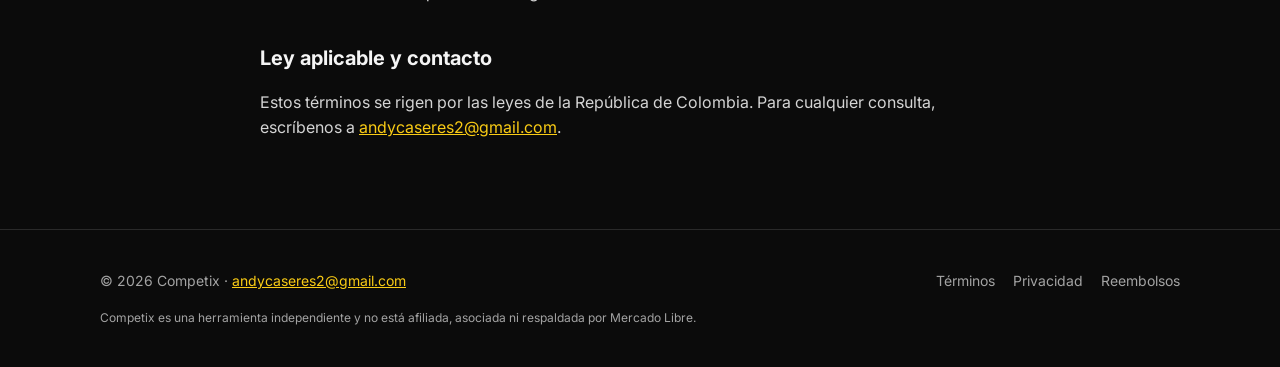
<file: terminos.html>
<!doctype html>
<html lang="es">
  <head>
    <meta charset="utf-8" />
    <meta name="viewport" content="width=device-width, initial-scale=1" />
    <title>Términos de servicio — Competix</title>
    <link rel="preconnect" href="https://fonts.googleapis.com" />
    <link rel="preconnect" href="https://fonts.gstatic.com" crossorigin />
    <link href="https://fonts.googleapis.com/css2?family=Inter:wght@400;600;700;800&display=swap" rel="stylesheet" />
    <link rel="stylesheet" href="styles.css" />
  </head>
  <body>
    <header class="site-header">
      <div class="container">
        <a class="brand" href="./">Competix</a>
        <nav class="nav"><a class="btn btn-gold" href="./#precios">Ver precios</a></nav>
      </div>
    </header>
    <main class="container legal">
      <h1>Términos de servicio</h1>
      <p class="updated">Última actualización: 7 de octubre de 2026</p>

      <p>Al instalar o usar Competix aceptas estos términos. Si no estás de acuerdo, no uses la extensión.</p>

      <h2>Qué es Competix</h2>
      <p>Competix es una extensión de Google Chrome que muestra análisis de mercado (precios, competencia, ganancia
      estimada e historial de precios) a partir de la información pública de Mercado Libre que ves en tu navegador.</p>

      <h2>Planes</h2>
      <p>El plan Gratis no tiene costo. Competix Pro es una suscripción mensual de US$9.99 más los impuestos que
      correspondan según tu país. La suscripción se renueva automáticamente cada mes hasta que la canceles. Cada
      licencia puede activarse en hasta 2 computadoras.</p>

      <h2>Pagos</h2>
      <p>Los pagos los procesa Polar como revendedor oficial (merchant of record), que también calcula y cobra
      los impuestos. Los reembolsos se rigen por nuestra <a href="reembolsos.html">política de reembolsos</a>.</p>

      <h2>Uso permitido</h2>
      <ul>
        <li>No compartas ni revendas tu clave de licencia.</li>
        <li>No intentes desactivar, modificar o evitar el sistema de licencias.</li>
        <li>Usa Competix respetando los términos y condiciones de Mercado Libre.</li>
      </ul>

      <h2>Exactitud de los datos</h2>
      <p>Competix calcula sus resultados a partir de lo que muestra Mercado Libre, que puede ser aproximado (por
      ejemplo, las ventas se muestran redondeadas). Los resultados son una guía y no una garantía de ventas o ganancias.
      Las decisiones de compra, precio y venta son tuyas.</p>

      <h2>Disponibilidad</h2>
      <p>Mercado Libre puede cambiar sus páginas en cualquier momento, y eso puede hacer que alguna función deje de
      funcionar temporalmente mientras la actualizamos. Haremos lo razonable para mantener Competix funcionando, pero no
      garantizamos que esté disponible sin interrupciones.</p>

      <h2>Relación con Mercado Libre</h2>
      <p>Competix es una herramienta independiente. No está afiliada, asociada ni respaldada por Mercado Libre.</p>

      <h2>Responsabilidad</h2>
      <p>En la medida en que lo permita la ley, Competix se ofrece "tal cual" y nuestra responsabilidad total frente a
      ti se limita al monto que pagaste por Competix Pro en los últimos 3 meses.</p>

      <h2>Cambios</h2>
      <p>Podemos actualizar estos términos. Si el cambio es importante, te avisaremos por correo o dentro de la
      extensión antes de que entre en vigor.</p>

      <h2>Ley aplicable y contacto</h2>
      <p>Estos términos se rigen por las leyes de la República de Colombia. Para cualquier consulta, escríbenos a
      <a href="mailto:andycaseres2@gmail.com">andycaseres2@gmail.com</a>.</p>
    </main>
    <footer class="site-footer">
      <div class="container">
        <span>© 2026 Competix · <a href="mailto:andycaseres2@gmail.com">andycaseres2@gmail.com</a></span>
        <nav class="footer-links">
          <a href="terminos.html">Términos</a>
          <a href="privacidad.html">Privacidad</a>
          <a href="reembolsos.html">Reembolsos</a>
        </nav>
        <p class="disclaimer">
          Competix es una herramienta independiente y no está afiliada, asociada ni respaldada por Mercado Libre.
        </p>
      </div>
    </footer>
  </body>
</html>
</file>
<file: styles.css>
/* Competix landing — black and gold, same tokens as the extension panel. */
:root {
  color-scheme: dark;
  --bg: #0b0b0b;
  --surface: #151515;
  --surface-2: #1c1c1c;
  --border: #2a2a2a;
  --text: #f5f5f5;
  --muted: #a3a3a3;
  --gold: #facc15;
  --gold-soft: rgba(250, 204, 21, 0.12);
  --on-gold: #111111;
  --radius: 16px;
  --max: 1080px;
}

* {
  box-sizing: border-box;
}

html {
  scroll-behavior: smooth;
}

body {
  margin: 0;
  background: var(--bg);
  color: var(--text);
  font: 16px/1.6 "Inter", system-ui, -apple-system, sans-serif;
  -webkit-font-smoothing: antialiased;
}

a {
  color: var(--gold);
}

img,
svg {
  display: block;
}

.icon {
  width: 1.15em;
  height: 1.15em;
  flex-shrink: 0;
  fill: none;
  stroke: currentColor;
  stroke-width: 2;
  stroke-linecap: round;
  stroke-linejoin: round;
}

.container {
  width: min(var(--max), 100% - 32px);
  margin-inline: auto;
}

/* ---------- Header ---------- */

.site-header {
  position: sticky;
  top: 0;
  z-index: 10;
  background: rgba(11, 11, 11, 0.7);
  backdrop-filter: blur(12px);
  border-bottom: 1px solid transparent;
  transition: border-color 0.3s, background 0.3s;
}

.site-header.is-scrolled {
  background: rgba(11, 11, 11, 0.88);
  border-bottom-color: var(--border);
}

.site-header .container {
  display: flex;
  align-items: center;
  justify-content: space-between;
  height: 64px;
}

.brand {
  display: flex;
  align-items: center;
  gap: 8px;
  color: var(--gold);
  font-weight: 800;
  font-size: 20px;
  text-decoration: none;
  letter-spacing: 0.2px;
}

.nav {
  display: flex;
  align-items: center;
  gap: 24px;
}

.nav a {
  color: var(--muted);
  text-decoration: none;
  font-size: 14px;
  font-weight: 600;
}

.nav a:hover {
  color: var(--text);
}

/* ---------- Buttons ---------- */

.btn {
  display: inline-flex;
  align-items: center;
  justify-content: center;
  gap: 8px;
  padding: 12px 20px;
  border-radius: 12px;
  font-weight: 700;
  font-size: 15px;
  text-decoration: none;
  transition: filter 0.15s, transform 0.15s;
}

.btn:hover {
  filter: brightness(1.1);
  transform: translateY(-1px);
}

.btn-gold {
  background: var(--gold);
  color: var(--on-gold);
}

.btn-outline {
  border: 1px solid var(--border);
  color: var(--text);
}

.nav .btn {
  padding: 8px 14px;
  font-size: 14px;
  color: var(--on-gold);
}

/* ---------- Hero ---------- */

.hero {
  padding: 72px 0 56px;
}

.hero .container {
  display: grid;
  grid-template-columns: 1.1fr 1fr;
  gap: 48px;
  align-items: center;
}

.eyebrow {
  display: inline-flex;
  align-items: center;
  gap: 6px;
  padding: 4px 12px;
  border-radius: 999px;
  background: var(--gold-soft);
  color: var(--gold);
  font-size: 13px;
  font-weight: 700;
}

h1 {
  margin: 16px 0;
  font-size: clamp(34px, 5vw, 52px);
  line-height: 1.1;
  letter-spacing: -1px;
}

h1 em {
  font-style: normal;
  color: var(--gold);
}

.lead {
  margin: 0 0 28px;
  color: var(--muted);
  font-size: 18px;
}

.hero-actions {
  display: flex;
  flex-wrap: wrap;
  gap: 12px;
}

.hero-note {
  margin-top: 14px;
  color: var(--muted);
  font-size: 13px;
}

/* ---------- Sections ---------- */

section {
  padding: 64px 0;
}

.section-title {
  margin: 0 0 8px;
  font-size: clamp(26px, 3.5vw, 34px);
  letter-spacing: -0.5px;
  text-align: center;
}

.section-lead {
  max-width: 620px;
  margin: 0 auto 40px;
  color: var(--muted);
  text-align: center;
}

.features {
  display: grid;
  grid-template-columns: repeat(3, 1fr);
  gap: 16px;
}

.feature {
  padding: 22px;
  background: var(--surface);
  border: 1px solid var(--border);
  border-radius: var(--radius);
}

.feature-icon {
  display: grid;
  place-items: center;
  width: 40px;
  height: 40px;
  margin-bottom: 14px;
  border-radius: 10px;
  background: var(--gold-soft);
  color: var(--gold);
}

.feature h3 {
  margin: 0 0 6px;
  font-size: 17px;
}

.feature p {
  margin: 0;
  color: var(--muted);
  font-size: 15px;
}

.steps {
  display: grid;
  grid-template-columns: repeat(3, 1fr);
  gap: 16px;
  counter-reset: step;
}

.step {
  padding: 22px;
  border: 1px dashed var(--border);
  border-radius: var(--radius);
}

.step::before {
  counter-increment: step;
  content: counter(step);
  display: grid;
  place-items: center;
  width: 32px;
  height: 32px;
  margin-bottom: 12px;
  border-radius: 50%;
  background: var(--gold);
  color: var(--on-gold);
  font-weight: 800;
}

.step h3 {
  margin: 0 0 6px;
  font-size: 17px;
}

.step p {
  margin: 0;
  color: var(--muted);
  font-size: 15px;
}

/* ---------- Pricing ---------- */

.pricing {
  display: grid;
  grid-template-columns: repeat(2, minmax(0, 380px));
  justify-content: center;
  gap: 20px;
}

.plan {
  display: flex;
  flex-direction: column;
  padding: 28px;
  background: var(--surface);
  border: 1px solid var(--border);
  border-radius: var(--radius);
}

.plan-pro {
  border-color: var(--gold);
  box-shadow: 0 0 0 1px var(--gold), 0 20px 60px rgba(250, 204, 21, 0.08);
}

.plan-name {
  display: flex;
  align-items: center;
  gap: 8px;
  margin: 0;
  font-size: 18px;
}

.plan-pro .plan-name {
  color: var(--gold);
}

.price {
  margin: 14px 0 4px;
  font-size: 42px;
  font-weight: 800;
  letter-spacing: -1px;
}

.price small {
  color: var(--muted);
  font-size: 16px;
  font-weight: 600;
  letter-spacing: 0;
}

.plan-desc {
  margin: 0 0 20px;
  color: var(--muted);
  font-size: 14px;
}

.plan ul {
  display: grid;
  gap: 10px;
  margin: 0 0 24px;
  padding: 0;
  list-style: none;
  flex: 1;
}

.plan li {
  display: flex;
  gap: 8px;
  font-size: 15px;
}

.plan li .icon {
  margin-top: 3px;
  color: var(--gold);
}

.plan li.off {
  color: var(--muted);
}

.plan li.off .icon {
  color: var(--muted);
}

.pricing-note {
  margin-top: 20px;
  color: var(--muted);
  font-size: 13px;
  text-align: center;
}

/* ---------- FAQ ---------- */

.faq {
  max-width: 760px;
  margin: 0 auto;
  display: grid;
  gap: 10px;
}

.faq details {
  padding: 16px 20px;
  background: var(--surface);
  border: 1px solid var(--border);
  border-radius: 12px;
}

.faq summary {
  cursor: pointer;
  font-weight: 700;
}

.faq p {
  margin: 10px 0 0;
  color: var(--muted);
}

/* ---------- Footer ---------- */

.site-footer {
  padding: 40px 0;
  border-top: 1px solid var(--border);
  color: var(--muted);
  font-size: 14px;
}

.site-footer .container {
  display: flex;
  flex-wrap: wrap;
  justify-content: space-between;
  gap: 16px;
}

.footer-links {
  display: flex;
  flex-wrap: wrap;
  gap: 18px;
}

.footer-links a {
  color: var(--muted);
  text-decoration: none;
}

.footer-links a:hover {
  color: var(--text);
}

.disclaimer {
  width: 100%;
  margin: 0;
  font-size: 12px;
}

/* ---------- Legal pages ---------- */

.legal {
  max-width: 760px;
  padding: 56px 0 72px;
}

.legal h1 {
  font-size: clamp(30px, 4vw, 40px);
}

.legal h2 {
  margin: 36px 0 8px;
  font-size: 20px;
}

.legal p,
.legal li {
  color: #d4d4d4;
}

.legal .updated {
  color: var(--muted);
  font-size: 14px;
}

/* ---------- Responsive ---------- */

@media (max-width: 860px) {
  .hero .container,
  .features,
  .steps,
  .pricing,
  .security-grid,
  .showcase {
    grid-template-columns: 1fr;
  }

  .showcase-tab small {
    display: none;
  }

  .hero {
    padding-top: 40px;
  }

  .nav a:not(.btn) {
    display: none;
  }
}

@media (prefers-reduced-motion: reduce) {
  html {
    scroll-behavior: auto;
  }

  .btn {
    transition: none;
  }
}

/* ---------- Hero visual: real panel floating over a golden glow ---------- */

.hero-visual {
  position: relative;
  display: grid;
  place-items: center;
}

.hero-visual img,
.showcase-img {
  position: relative;
  width: min(100%, 440px);
  height: auto;
}

.glow {
  position: absolute;
  inset: 10% 5%;
  border-radius: 50%;
  background: radial-gradient(circle, rgba(250, 204, 21, 0.28), transparent 65%);
  filter: blur(40px);
  animation: glow-pulse 6s ease-in-out infinite;
}

.glow--soft {
  opacity: 0.6;
}

.float {
  animation: float 7s ease-in-out infinite;
}

@keyframes float {
  0%, 100% { transform: translateY(0); }
  50% { transform: translateY(-12px); }
}

@keyframes glow-pulse {
  0%, 100% { opacity: 0.7; transform: scale(1); }
  50% { opacity: 1; transform: scale(1.06); }
}

.hero-trust {
  display: flex;
  flex-wrap: wrap;
  gap: 8px 20px;
  margin: 22px 0 0;
  padding: 0;
  list-style: none;
  color: var(--muted);
  font-size: 14px;
}

.hero-trust li {
  display: flex;
  align-items: center;
  gap: 6px;
}

.hero-trust .icon {
  color: var(--gold);
}

/* Hero entrance: copy slides up, panel fades in a beat later. */
.hero-copy > * {
  animation: fade-up 0.8s cubic-bezier(0.22, 1, 0.36, 1) both;
}

.hero-copy > :nth-child(2) { animation-delay: 0.08s; }
.hero-copy > :nth-child(3) { animation-delay: 0.16s; }
.hero-copy > :nth-child(4) { animation-delay: 0.24s; }
.hero-copy > :nth-child(5) { animation-delay: 0.32s; }

.hero-visual {
  animation: fade-in 1.2s 0.3s ease both;
}

@keyframes fade-up {
  from { opacity: 0; transform: translateY(18px); }
  to { opacity: 1; transform: none; }
}

@keyframes fade-in {
  from { opacity: 0; transform: scale(0.96); }
  to { opacity: 1; transform: none; }
}

/* ---------- Reveal on scroll (only when JS runs, see script.js) ---------- */

.js .reveal {
  opacity: 0;
  transform: translateY(26px);
  transition: opacity 0.7s ease, transform 0.7s cubic-bezier(0.22, 1, 0.36, 1);
  transition-delay: calc(var(--d, 0) * 90ms);
}

.js .reveal.is-visible {
  opacity: 1;
  transform: none;
}

/* ---------- Micro-interactions ---------- */

.btn-shine {
  position: relative;
  overflow: hidden;
}

.btn-shine::after {
  content: "";
  position: absolute;
  inset: 0;
  background: linear-gradient(110deg, transparent 30%, rgba(255, 255, 255, 0.55) 50%, transparent 70%);
  transform: translateX(-120%);
  animation: shine 4s ease-in-out 1.5s infinite;
}

@keyframes shine {
  0%, 60% { transform: translateX(-120%); }
  80%, 100% { transform: translateX(120%); }
}

.feature,
.security-card {
  transition: transform 0.25s ease, border-color 0.25s ease, box-shadow 0.25s ease;
}

.feature:hover,
.security-card:hover {
  transform: translateY(-4px);
  border-color: rgba(250, 204, 21, 0.45);
  box-shadow: 0 16px 40px rgba(0, 0, 0, 0.45);
}

.feature-icon {
  transition: transform 0.3s ease;
}

.feature:hover .feature-icon {
  transform: rotate(-8deg) scale(1.08);
}

/* ---------- Showcase ---------- */

.showcase {
  display: grid;
  grid-template-columns: minmax(0, 360px) minmax(0, 1fr);
  gap: 40px;
  align-items: center;
}

.showcase-tabs {
  position: relative;
  display: grid;
  gap: 8px;
}

.showcase-tab {
  display: flex;
  align-items: center;
  gap: 14px;
  padding: 16px 18px;
  background: var(--surface);
  border: 1px solid var(--border);
  border-radius: 14px;
  color: var(--muted);
  font: inherit;
  text-align: left;
  cursor: pointer;
  transition: border-color 0.25s, color 0.25s, background 0.25s;
}

.showcase-tab .icon {
  width: 22px;
  height: 22px;
}

.showcase-tab span {
  display: grid;
}

.showcase-tab strong {
  color: var(--text);
  font-size: 16px;
}

.showcase-tab small {
  font-size: 13px;
}

.showcase-tab:hover {
  border-color: rgba(250, 204, 21, 0.4);
}

.showcase-tab.is-active {
  background: var(--surface-2);
  border-color: var(--gold);
  color: var(--gold);
}

.showcase-tab:focus-visible {
  outline: 2px solid var(--gold);
  outline-offset: 2px;
}

.showcase-progress {
  height: 3px;
  margin-top: 4px;
  background: var(--border);
  border-radius: 3px;
  overflow: hidden;
}

.showcase-progress span {
  display: block;
  height: 100%;
  background: var(--gold);
  transform-origin: left;
  transform: scaleX(0);
}

@keyframes showcase-progress {
  from { transform: scaleX(0); }
  to { transform: scaleX(1); }
}

/* Images stack in one grid cell and cross-fade. */
.showcase-stage {
  position: relative;
  display: grid;
  place-items: center;
  min-height: 560px;
}

.showcase-stage > * {
  grid-area: 1 / 1;
}

.showcase-img {
  opacity: 0;
  transform: translateY(12px) scale(0.98);
  transition: opacity 0.5s ease, transform 0.6s cubic-bezier(0.22, 1, 0.36, 1);
  pointer-events: none;
}

.showcase-img.is-active {
  opacity: 1;
  transform: none;
}

/* ---------- Security ---------- */

.security-section {
  background:
    radial-gradient(ellipse at top, rgba(250, 204, 21, 0.07), transparent 60%),
    var(--bg);
}

.eyebrow--center {
  display: flex;
  width: fit-content;
  margin: 0 auto 14px;
}

.security-grid {
  display: grid;
  grid-template-columns: repeat(3, 1fr);
  gap: 16px;
}

.security-card {
  padding: 24px;
  background: var(--surface);
  border: 1px solid var(--border);
  border-radius: var(--radius);
}

.security-card > .icon {
  width: 28px;
  height: 28px;
  margin-bottom: 14px;
  color: var(--gold);
}

.security-card h3 {
  margin: 0 0 6px;
  font-size: 17px;
}

.security-card p {
  margin: 0;
  color: var(--muted);
  font-size: 15px;
}

.security-note {
  margin-top: 24px;
  color: var(--muted);
  text-align: center;
}

/* ---------- Pricing tag ---------- */

.plan-pro {
  position: relative;
  animation: pro-glow 4s ease-in-out infinite;
}

.plan-tag {
  position: absolute;
  top: -12px;
  right: 24px;
  padding: 3px 12px;
  border-radius: 999px;
  background: var(--gold);
  color: var(--on-gold);
  font-size: 12px;
  font-weight: 800;
}

@keyframes pro-glow {
  0%, 100% { box-shadow: 0 0 0 1px var(--gold), 0 20px 60px rgba(250, 204, 21, 0.06); }
  50% { box-shadow: 0 0 0 1px var(--gold), 0 20px 70px rgba(250, 204, 21, 0.18); }
}

/* ---------- Respect reduced motion everywhere ---------- */

@media (prefers-reduced-motion: reduce) {
  *,
  *::before,
  *::after {
    animation: none !important;
    transition: none !important;
  }

  .js .reveal,
  .showcase-img {
    transform: none;
  }
}

/* Mobile overrides for sections declared above (must come last to win the cascade). */
@media (max-width: 860px) {
  .security-grid,
  .showcase {
    grid-template-columns: 1fr;
  }

  .showcase {
    gap: 24px;
  }

  .showcase-tabs {
    grid-template-columns: repeat(2, minmax(0, 1fr));
  }

  .showcase-tab {
    padding: 12px;
    gap: 10px;
  }

  .showcase-progress {
    grid-column: 1 / -1;
  }

  .showcase-stage {
    min-height: 0;
  }

  .hero-actions .btn {
    flex: 1 1 100%;
  }

  .eyebrow {
    max-width: 100%;
  }
}
</file>
